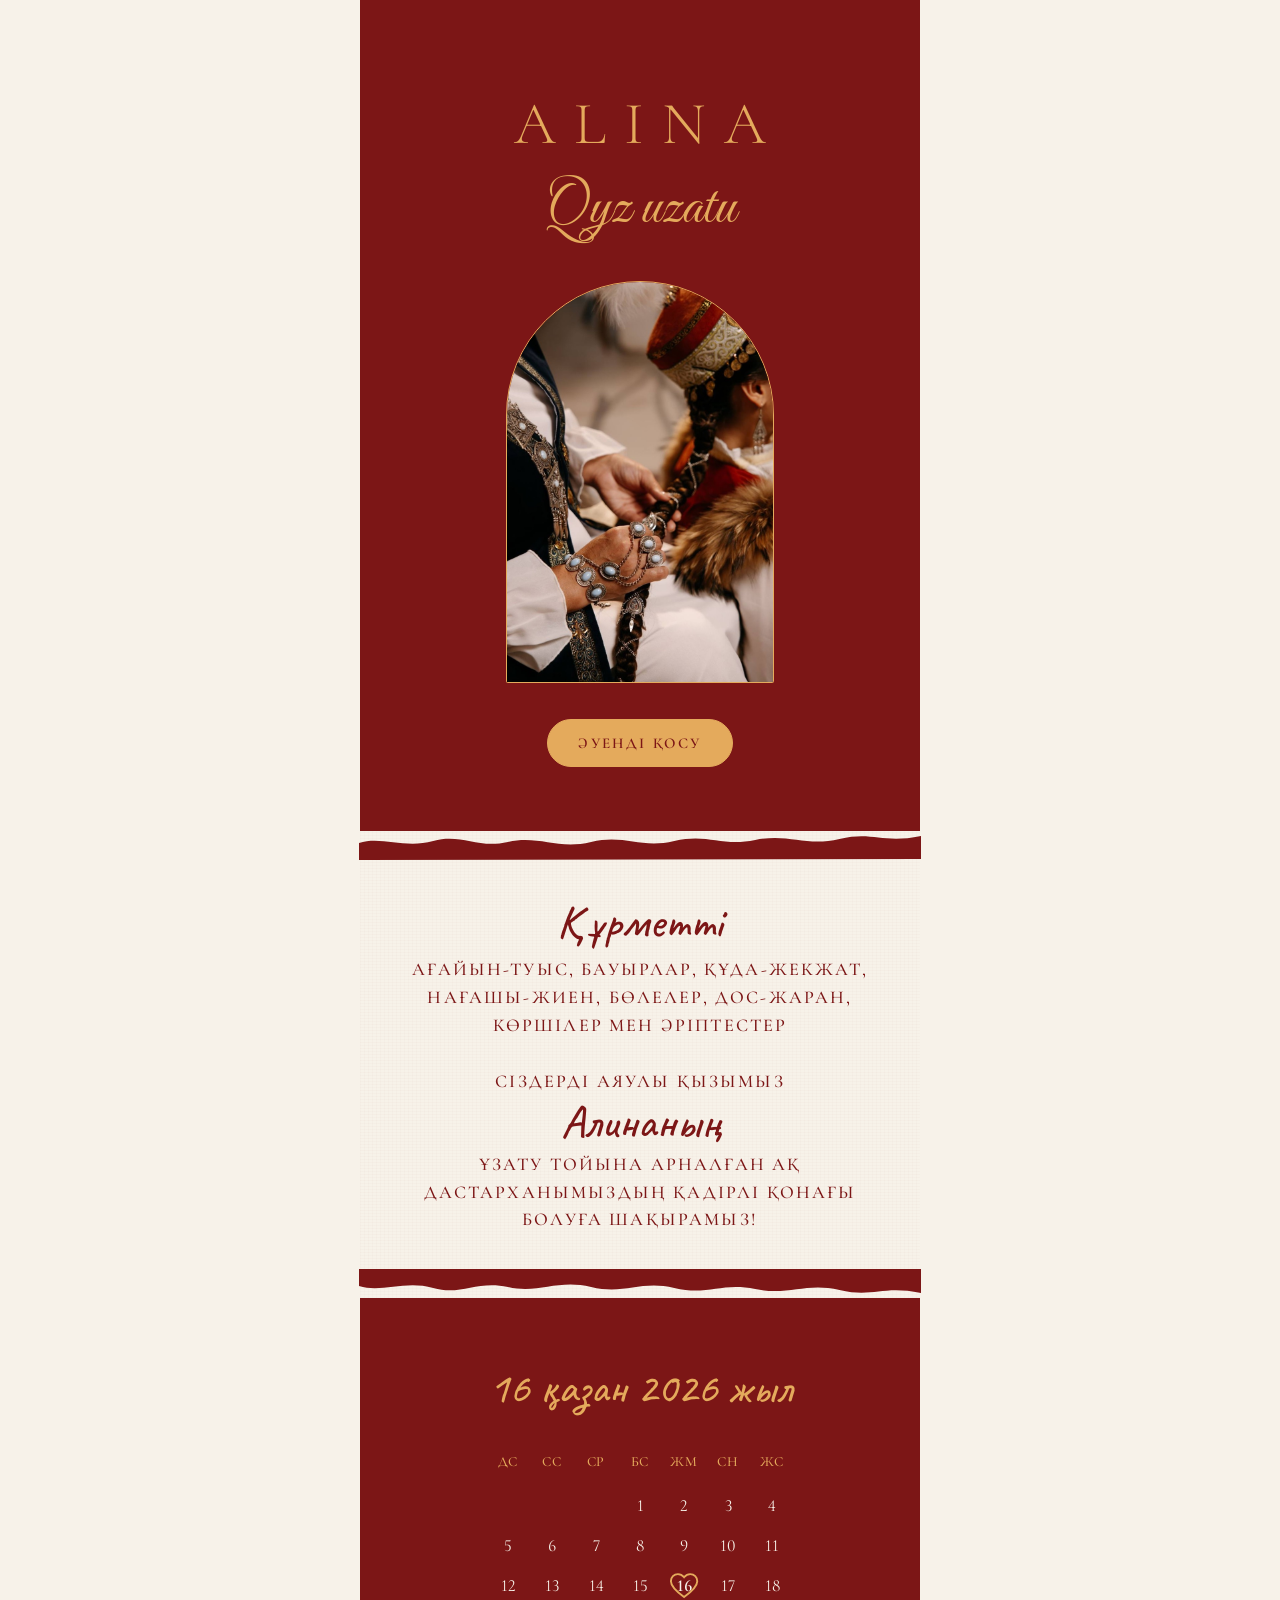
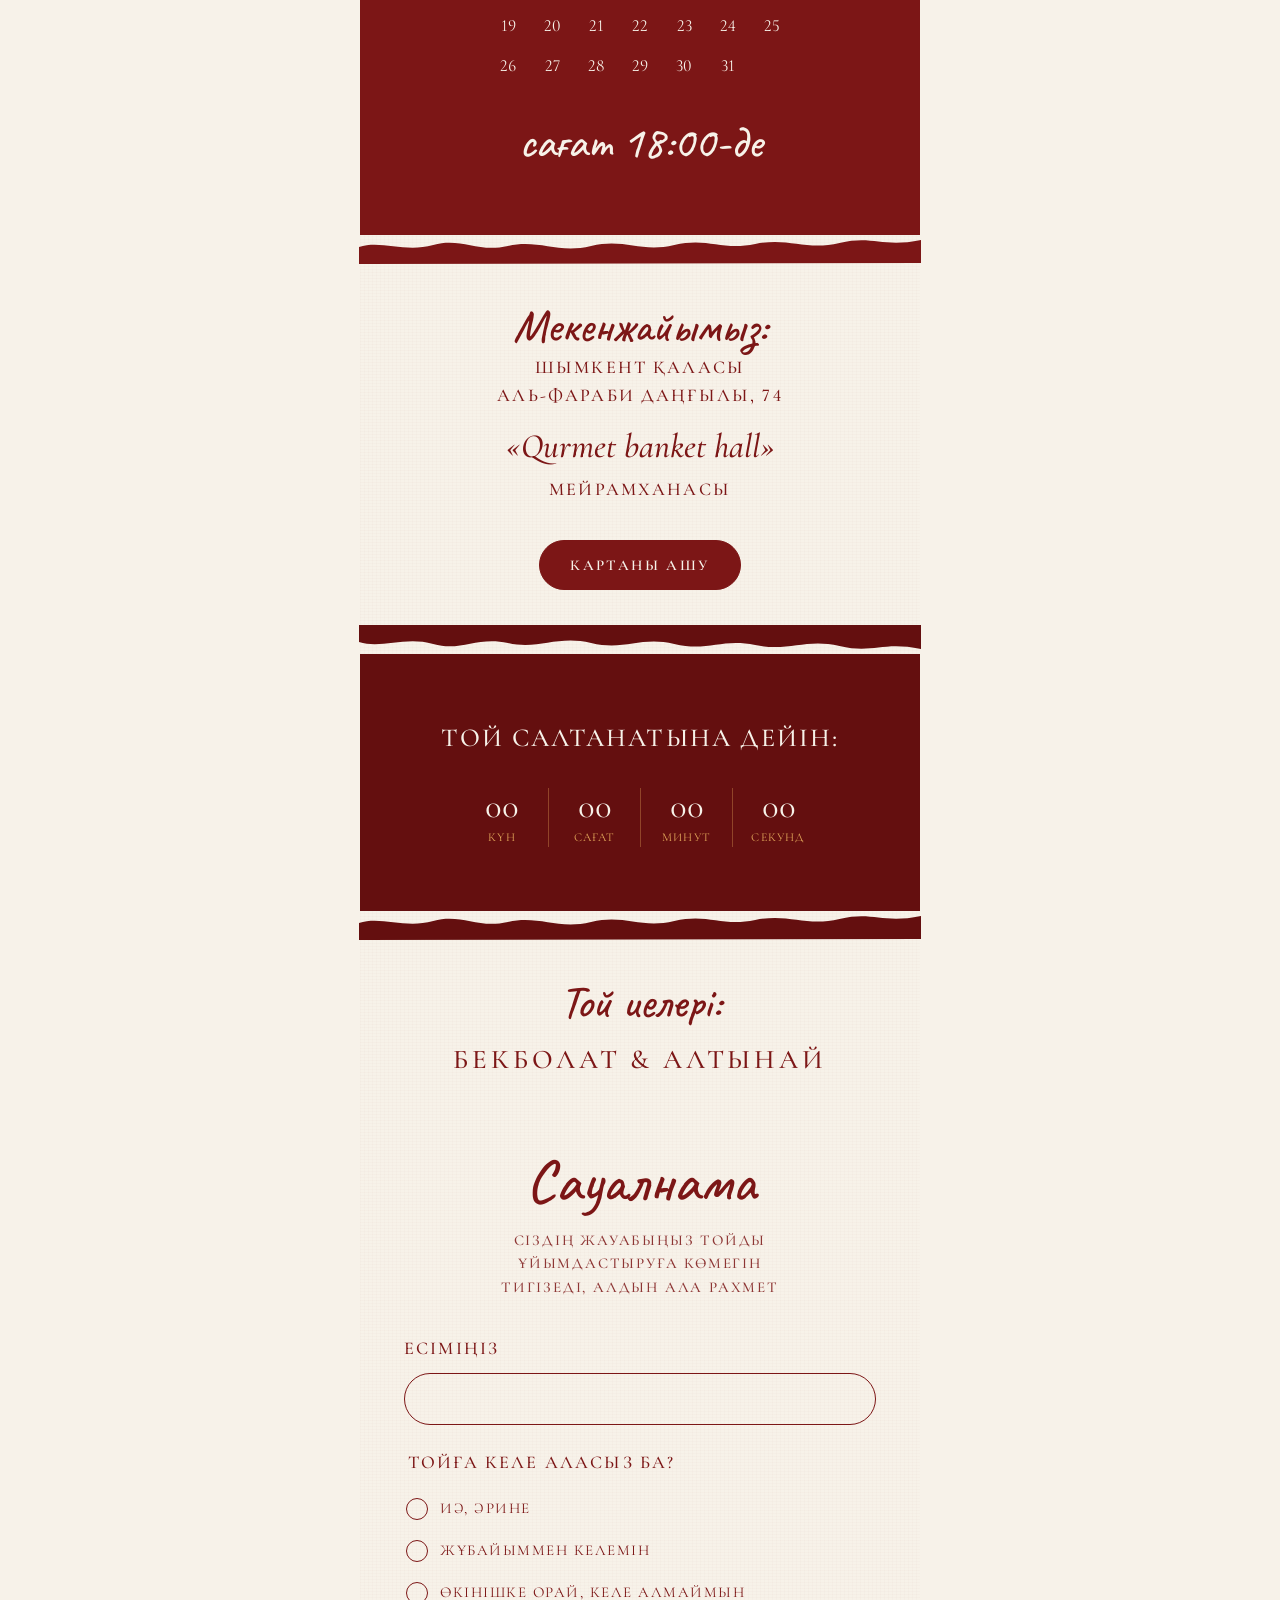
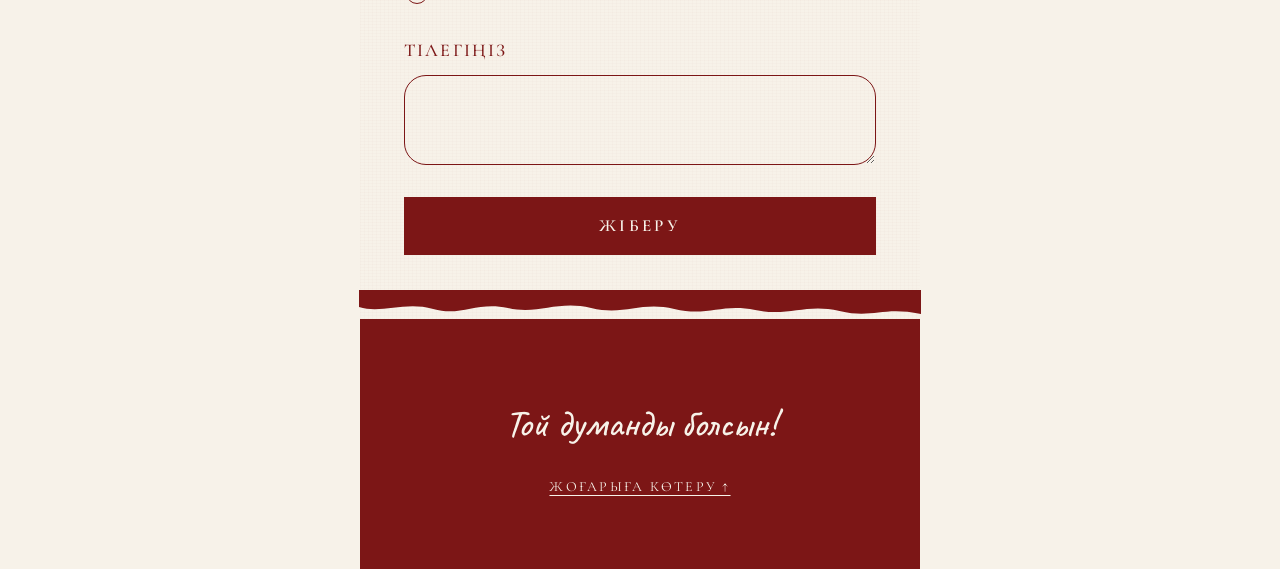
<file: index.html>
<!doctype html>
<html lang="kk">
<head>
<meta charset="utf-8">
<meta name="viewport" content="width=device-width, initial-scale=1, viewport-fit=cover">
<title>Қыз ұзату тойына шақыру</title>
<meta name="description" content="Қыз ұзату тойына арналған шақыру">
<meta name="theme-color" content="#7C1616">

<meta property="og:type" content="website">
<meta property="og:title" content="Қыз ұзату тойына шақыру">
<meta property="og:description" content="Ақ дастарханымыздың қадірлі қонағы болуыңызды сұраймыз">
<meta property="og:locale" content="kk_KZ">

<link rel="preconnect" href="https://fonts.googleapis.com">
<link rel="preconnect" href="https://fonts.gstatic.com" crossorigin>
<link rel="stylesheet" href="https://fonts.googleapis.com/css2?family=Cormorant+Infant:ital,wght@0,300;0,400;0,500;0,600;0,700;1,400;1,600&family=Caveat:wght@400;600;700&family=Great+Vibes&display=swap">
<link rel="stylesheet" href="assets/style.css">
</head>
<body>

<!-- ══ 1. Бірінші экран ══════════════════════════════════════ -->
<section class="s wine hero">
  <h1 class="bride" id="bride">Алина</h1>
  <p class="calligraphy" id="occasion">Qyz uzatu</p>

  <div class="arch" id="arch">
    <img id="photo" alt="" decoding="async">
  </div>

  <button class="pill" id="music-btn" type="button" hidden aria-pressed="false">ӘУЕНДІ ҚОСУ</button>

  <svg class="tear tear--down" viewBox="0 0 1000 30" preserveAspectRatio="none" aria-hidden="true">
    <path d="M0 30V13c40-7 82 6 132-2s78 8 133 1 88 8 148 0 88 7 148-1 84 6 144-1 90 7 150-1 76 5 145-3v23z"/>
  </svg>
</section>

<!-- ══ 2. Шақыру ═════════════════════════════════════════════ -->
<section class="s cream">
  <p class="script script--l">Құрметті</p>
  <p class="caps audience"><span id="guest-line">ағайын-туыс, бауырлар</span></p>

  <p class="caps mt">СІЗДЕРДІ АЯУЛЫ ҚЫЗЫМЫЗ</p>
  <p class="script script--l" id="bride-2">Алинаның</p>
  <p class="caps">
    ҰЗАТУ ТОЙЫНА АРНАЛҒАН АҚ ДАСТАРХАНЫМЫЗДЫҢ
    ҚАДІРЛІ ҚОНАҒЫ БОЛУҒА ШАҚЫРАМЫЗ!
  </p>
</section>

<!-- ══ 3. Күні ═══════════════════════════════════════════════ -->
<section class="s wine s--cal">
  <svg class="tear tear--up" viewBox="0 0 1000 30" preserveAspectRatio="none" aria-hidden="true">
    <path d="M0 0v17c40 7 82-6 132 2s78-8 133-1 88-8 148 0 88-7 148 1 84-6 144 1 90-7 150 1 76-5 145 3V0z"/>
  </svg>

  <p class="script script--xl" id="cal-date">16 қазан 2026</p>
  <table class="cal" id="cal" aria-label="Той күні"></table>
  <p class="script script--l" id="cal-time">сағат 18:00-де</p>

  <svg class="tear tear--down" viewBox="0 0 1000 30" preserveAspectRatio="none" aria-hidden="true">
    <path d="M0 30V13c40-7 82 6 132-2s78 8 133 1 88 8 148 0 88 7 148-1 84 6 144-1 90 7 150-1 76 5 145-3v23z"/>
  </svg>
</section>

<!-- ══ 4. Мекенжайы ══════════════════════════════════════════ -->
<section class="s cream">
  <p class="script script--l">Мекенжайымыз:</p>
  <p class="caps" id="city">Шымкент қаласы</p>
  <p class="caps" id="address">Аль-Фараби даңғылы, 74</p>
  <p class="venue" id="venue">«Qurmet banket hall»</p>
  <p class="caps">МЕЙРАМХАНАСЫ</p>

  <div class="row">
    <a class="pill pill--wine" id="map-2gis" target="_blank" rel="noopener" hidden>КАРТАНЫ АШУ</a>
    <a class="pill pill--wine" id="map-google" target="_blank" rel="noopener" hidden>GOOGLE MAPS</a>
  </div>
</section>

<!-- ══ 5. Кері санақ ═════════════════════════════════════════ -->
<section class="s wine wine--deep">
  <svg class="tear tear--up" viewBox="0 0 1000 30" preserveAspectRatio="none" aria-hidden="true">
    <path d="M0 0v17c40 7 82-6 132 2s78-8 133-1 88-8 148 0 88-7 148 1 84-6 144 1 90-7 150 1 76-5 145 3V0z"/>
  </svg>

  <h2 class="caps caps--big">ТОЙ САЛТАНАТЫНА ДЕЙІН:</h2>
  <div class="count" id="count">
    <div class="count-cell"><b id="c-d">00</b><span>КҮН</span></div>
    <div class="count-cell"><b id="c-h">00</b><span>САҒАТ</span></div>
    <div class="count-cell"><b id="c-m">00</b><span>МИНУТ</span></div>
    <div class="count-cell"><b id="c-s">00</b><span>СЕКУНД</span></div>
  </div>

  <svg class="tear tear--down" viewBox="0 0 1000 30" preserveAspectRatio="none" aria-hidden="true">
    <path d="M0 30V13c40-7 82 6 132-2s78 8 133 1 88 8 148 0 88 7 148-1 84 6 144-1 90 7 150-1 76 5 145-3v23z"/>
  </svg>
</section>

<!-- ══ 6. Той иелері ═════════════════════════════════════════ -->
<section class="s cream s--hosts">
  <p class="script script--l">Той иелері:</p>
  <p class="hosts" id="hosts">Бекболат &amp; Алтынай</p>
</section>

<!-- ══ 7. Сауалнама ══════════════════════════════════════════ -->
<section class="s cream" id="rsvp">
  <p class="script script--xl">Сауалнама</p>
  <p class="caps note">
    СІЗДІҢ ЖАУАБЫҢЫЗ ТОЙДЫ ҰЙЫМДАСТЫРУҒА
    КӨМЕГІН ТИГІЗЕДІ, АЛДЫН АЛА РАХМЕТ
  </p>

  <form class="form" id="rsvp-form">
    <label class="fld">
      <span class="caps">ЕСІМІҢІЗ</span>
      <!-- autocomplete="name" заставлял браузер подставлять имя из профиля,
           а оно у большинства сохранено латиницей. Имя поля тоже нестандартное,
           чтобы Chrome не опознал его эвристикой и не предложил автозаполнение. -->
      <input type="text" id="f-name" name="qonaq" maxlength="60"
             autocomplete="off" autocapitalize="words" spellcheck="false" required>
    </label>

    <fieldset class="fld">
      <legend class="caps">ТОЙҒА КЕЛЕ АЛАСЫЗ БА?</legend>
      <div id="f-answers"></div>
    </fieldset>

    <label class="fld">
      <span class="caps">ТІЛЕГІҢІЗ</span>
      <textarea id="f-note" rows="3" maxlength="500"></textarea>
    </label>

    <button type="submit" class="send" id="f-send">ЖІБЕРУ</button>
    <p class="err" id="f-err" hidden role="alert"></p>
  </form>

  <div class="done" id="rsvp-done" hidden>
    <p class="script script--l" id="done-title">Рақмет!</p>
    <p class="caps" id="done-text"></p>
    <button type="button" class="link" id="redo">ЖАУАПТЫ ӨЗГЕРТУ</button>
  </div>
</section>

<!-- ══ 8. Подвал ═════════════════════════════════════════════ -->
<footer class="s wine">
  <svg class="tear tear--up" viewBox="0 0 1000 30" preserveAspectRatio="none" aria-hidden="true">
    <path d="M0 0v17c40 7 82-6 132 2s78-8 133-1 88-8 148 0 88-7 148 1 84-6 144 1 90-7 150 1 76-5 145 3V0z"/>
  </svg>

  <ul class="contacts" id="contacts"></ul>
  <p class="script">Той думанды болсын!</p>
  <button type="button" class="link" id="totop">ЖОҒАРЫҒА КӨТЕРУ ↑</button>
</footer>

<audio id="bg-music" loop preload="none"></audio>

<script src="config.js"></script>
<script src="assets/app.js"></script>
</body>
</html>
</file>
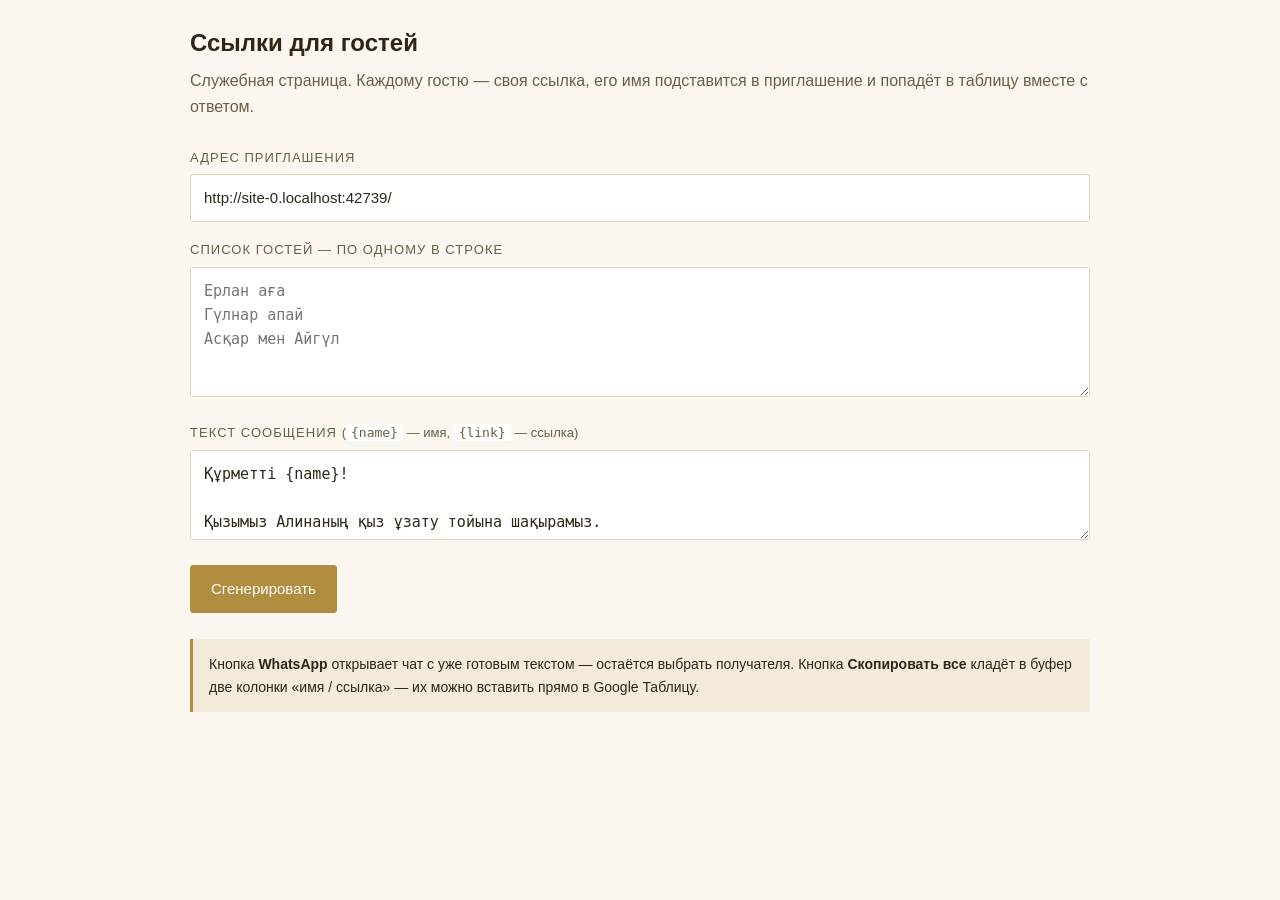
<file: links.html>
<!doctype html>
<html lang="ru">
<head>
<meta charset="utf-8">
<meta name="viewport" content="width=device-width, initial-scale=1">
<meta name="robots" content="noindex">
<title>Генератор ссылок для гостей</title>
<style>
  :root { --gold:#B08D3F; --line:#E2D5BC; --ink:#2E2617; }
  * { box-sizing: border-box; }
  body {
    margin:0; padding:24px 16px 64px; background:#FBF7F0; color:var(--ink);
    font:16px/1.6 -apple-system, BlinkMacSystemFont, 'Segoe UI', Roboto, sans-serif;
  }
  .wrap { max-width: 900px; margin: 0 auto; }
  h1 { font-size:24px; margin:0 0 6px; }
  .sub { margin:0 0 28px; color:#6B5E48; }
  label { display:block; margin:0 0 6px; font-size:13px; letter-spacing:.08em;
          text-transform:uppercase; color:#6B5E48; }
  input, textarea {
    width:100%; padding:11px 13px; margin-bottom:18px; font:inherit; font-size:15px;
    border:1px solid var(--line); border-radius:3px; background:#fff; color:var(--ink);
  }
  textarea { min-height:130px; resize:vertical; font-family:ui-monospace, SFMono-Regular, Menlo, monospace; }
  input:focus, textarea:focus { outline:none; border-color:var(--gold); box-shadow:0 0 0 3px rgba(176,141,63,.14); }
  button {
    padding:11px 20px; font:inherit; font-size:15px; border-radius:3px; cursor:pointer;
    border:1px solid var(--gold); background:var(--gold); color:#fff;
  }
  button.ghost { background:#fff; color:#8C6D28; }
  button.mini { padding:6px 11px; font-size:13px; }
  .bar { display:flex; gap:10px; flex-wrap:wrap; align-items:center; }
  table { width:100%; border-collapse:collapse; margin-top:26px; font-size:14px; }
  th, td { padding:10px 8px; border-bottom:1px solid var(--line); text-align:left; vertical-align:middle; }
  th { font-size:12px; letter-spacing:.08em; text-transform:uppercase; color:#6B5E48; }
  td.link { font-family:ui-monospace, SFMono-Regular, Menlo, monospace; font-size:12px;
            word-break:break-all; color:#6B5E48; }
  td.act { white-space:nowrap; text-align:right; }
  .hint { margin-top:26px; padding:14px 16px; border-left:3px solid var(--gold);
          background:#F3EADA; font-size:14px; }
  code { background:#fff; padding:1px 5px; border-radius:3px; }
</style>
</head>
<body>
<div class="wrap">

  <h1>Ссылки для гостей</h1>
  <p class="sub">Служебная страница. Каждому гостю — своя ссылка, его имя подставится в приглашение
     и попадёт в таблицу вместе с ответом.</p>

  <label for="base">Адрес приглашения</label>
  <input id="base" type="url" spellcheck="false">

  <label for="names">Список гостей — по одному в строке</label>
  <textarea id="names" spellcheck="false" placeholder="Ерлан аға
Гүлнар апай
Асқар мен Айгүл"></textarea>

  <label for="tpl">Текст сообщения <span style="text-transform:none;letter-spacing:0">(<code>{name}</code> — имя, <code>{link}</code> — ссылка)</span></label>
  <textarea id="tpl" style="min-height:90px">Құрметті {name}!

Қызымыз Алинаның қыз ұзату тойына шақырамыз.
🗓 16 қазан 2026 жыл, сағат 18:00
📍 Qurmet banket hall — Шымкент қ., Аль-Фараби даңғылы, 74

Шақыруды ашып, келу-келмеуіңізді белгілеп қойсаңыз, дастархан дайындауға көп көмегі тиеді:
{link}</textarea>

  <div class="bar">
    <button id="go">Сгенерировать</button>
    <button id="copy-all" class="ghost" hidden>Скопировать все (для таблицы)</button>
  </div>

  <div id="out"></div>

  <div class="hint">
    Кнопка <b>WhatsApp</b> открывает чат с уже готовым текстом — остаётся выбрать получателя.
    Кнопка <b>Скопировать все</b> кладёт в буфер две колонки «имя / ссылка» — их можно
    вставить прямо в Google Таблицу.
  </div>

</div>

<script>
(function () {
  var $ = function (id) { return document.getElementById(id); };

  // Приглашение лежит рядом: .../links.html → .../
  $('base').value = location.origin + location.pathname.replace(/links\.html$/, '');

  var rows = [];

  function build() {
    var base = $('base').value.trim().replace(/\?.*$/, '');
    var tpl  = $('tpl').value;

    rows = $('names').value
      .split('\n')
      .map(function (s) { return s.trim(); })
      .filter(Boolean)
      .map(function (name) {
        var link = base + '?g=' + encodeURIComponent(name);
        return { name: name, link: link, msg: tpl.split('{name}').join(name).split('{link}').join(link) };
      });

    render();
  }

  function render() {
    var out = $('out');
    out.textContent = '';
    $('copy-all').hidden = rows.length === 0;
    if (!rows.length) return;

    var table = document.createElement('table');
    table.innerHTML = '<thead><tr><th>Гость</th><th>Ссылка</th><th></th></tr></thead>';
    var tbody = document.createElement('tbody');

    rows.forEach(function (r) {
      var tr = document.createElement('tr');

      var tdName = document.createElement('td');
      tdName.textContent = r.name;                 // не innerHTML: имена вводятся руками

      var tdLink = document.createElement('td');
      tdLink.className = 'link';
      tdLink.textContent = r.link;

      var tdAct = document.createElement('td');
      tdAct.className = 'act';

      var bCopy = document.createElement('button');
      bCopy.className = 'ghost mini';
      bCopy.textContent = 'Копировать';
      bCopy.onclick = function () {
        navigator.clipboard.writeText(r.msg).then(function () {
          bCopy.textContent = 'Скопировано';
          setTimeout(function () { bCopy.textContent = 'Копировать'; }, 1400);
        });
      };

      var aWa = document.createElement('a');
      aWa.href = 'https://wa.me/?text=' + encodeURIComponent(r.msg);
      aWa.target = '_blank';
      aWa.rel = 'noopener';
      aWa.style.marginLeft = '8px';
      var bWa = document.createElement('button');
      bWa.className = 'ghost mini';
      bWa.textContent = 'WhatsApp';
      aWa.appendChild(bWa);

      var aOpen = document.createElement('a');
      aOpen.href = r.link;
      aOpen.target = '_blank';
      aOpen.rel = 'noopener';
      aOpen.style.marginLeft = '8px';
      var bOpen = document.createElement('button');
      bOpen.className = 'ghost mini';
      bOpen.textContent = 'Открыть';
      aOpen.appendChild(bOpen);

      tdAct.append(bCopy, aWa, aOpen);
      tr.append(tdName, tdLink, tdAct);
      tbody.appendChild(tr);
    });

    table.appendChild(tbody);
    out.appendChild(table);
  }

  $('go').onclick = build;

  $('copy-all').onclick = function () {
    var tsv = rows.map(function (r) { return r.name + '\t' + r.link; }).join('\n');
    navigator.clipboard.writeText(tsv).then(function () {
      $('copy-all').textContent = 'Скопировано';
      setTimeout(function () { $('copy-all').textContent = 'Скопировать все (для таблицы)'; }, 1600);
    });
  };
})();
</script>
</body>
</html>
</file>
<file: assets/style.css>
/* ═══════════════════════════════════════════════════════════════
   Қыз ұзату — шақыру. Mobile-first, бордо + золото.
   ═══════════════════════════════════════════════════════════════ */

:root {
  --wine:      #7C1616;
  --wine-deep: #640F0F;
  --gold:      #E4AA5C;
  --gold-dim:  #B98B45;
  --cream:     #F7F2E9;
  --cream-hi:  #FFFCF6;
  --ink:       #3A2A22;

  --serif:  'Cormorant Infant', Georgia, 'Times New Roman', serif;
  --script: 'Caveat', 'Cormorant Infant', cursive;
  /* Латиница на первом экране — можно взять настоящую каллиграфию:
     Great Vibes покрывает только латиницу, для казахской кириллицы он не годится. */
  --calligraphy: 'Great Vibes', 'Caveat', cursive;

  --pad: clamp(22px, 7vw, 44px);
}

* { box-sizing: border-box; }

/* Атрибут hidden обязан побеждать: у многих классов ниже задан свой
   display, а он перебивает display:none, который даёт [hidden]. */
[hidden] { display: none !important; }

html { -webkit-text-size-adjust: 100%; }

body {
  margin: 0;
  background: var(--cream);
  color: var(--ink);
  font-family: var(--serif);
  font-size: 17px;
  line-height: 1.6;
  overflow-x: hidden;
}

/* ── Секции и рваные края ─────────────────────────────────── */
.s {
  position: relative;
  max-width: 560px;
  margin: 0 auto;
  padding: clamp(40px, 11vw, 64px) var(--pad);
  text-align: center;
}

/* два кремовых блока подряд не должны давать двойной отступ */
.cream + .cream { padding-top: 0; }

.cream {
  background: var(--cream);
  /* лёгкая фактура бумаги */
  background-image:
    repeating-linear-gradient(0deg,   rgba(124,22,22,.014) 0 1px, transparent 1px 3px),
    repeating-linear-gradient(90deg,  rgba(124,22,22,.014) 0 1px, transparent 1px 4px);
  color: var(--wine);
}

.wine {
  background: var(--wine);
  color: var(--wine);              /* цвет для рваных краёв */
}
.wine--deep { background: var(--wine-deep); color: var(--wine-deep); }

.tear {
  position: absolute;
  left: -1px;
  width: calc(100% + 2px);
  height: 30px;
  fill: currentColor;
  pointer-events: none;
  z-index: 2;
}
.tear--down { bottom: -29px; }
.tear--up   { top: -29px; }

/* ── Типографика ──────────────────────────────────────────── */
.caps {
  margin: 0;
  font-weight: 500;
  font-size: clamp(15px, 4.1vw, 18px);
  line-height: 1.55;
  letter-spacing: .12em;
  text-transform: uppercase;
}
.caps--big { font-size: clamp(20px, 5.6vw, 26px); letter-spacing: .08em; }
.wine .caps, .wine .script, .wine .cal { color: var(--cream); }

.script {
  margin: 0;
  font-family: var(--script);
  font-weight: 500;
  line-height: 1.2;
  font-size: clamp(28px, 8vw, 38px);
}
.script--l  { font-size: clamp(34px, 10vw, 46px); }
.script--xl { font-size: clamp(42px, 13vw, 60px); }
.cream .script { color: var(--wine); }

.mt { margin-top: 28px; }

/* ── 1. Первый экран ──────────────────────────────────────── */
.hero { padding-top: clamp(46px, 13vw, 76px); }

.bride {
  margin: 0;
  font-weight: 300;
  font-size: clamp(40px, 12vw, 60px);
  letter-spacing: .3em;
  text-indent: .3em;             /* компенсируем трекинг справа */
  text-transform: uppercase;
  color: var(--gold);          /* в шаблоне имя золотое, не кремовое */
}

.calligraphy {
  margin: 4px 0 0;
  font-family: var(--calligraphy);
  font-weight: 400;
  line-height: 1.15;
  font-size: clamp(40px, 12.5vw, 58px);
  color: var(--gold);
}

.arch {
  /* пропорции = пропорции фото (853×1280), чтобы кроп ничего не срезал */
  width: min(70%, 268px);
  aspect-ratio: 2 / 3;
  margin: clamp(24px, 7vw, 38px) auto 0;
  border: 1px solid var(--gold);
  border-radius: 999px 999px 10px 10px;
  overflow: hidden;
  background: rgba(255, 252, 246, .06);
}
.arch img { width: 100%; height: 100%; object-fit: cover; display: block; }

/* ── Кнопки-пилюли ────────────────────────────────────────── */
.row { display: flex; flex-wrap: wrap; gap: 12px; justify-content: center; }

.pill {
  display: inline-flex;
  align-items: center;
  justify-content: center;
  min-height: 48px;
  margin-top: clamp(24px, 7vw, 36px);
  padding: 12px 30px;
  border: 1px solid var(--gold);
  border-radius: 999px;
  background: var(--gold);
  color: var(--wine);
  font-family: var(--serif);
  font-size: 15px;
  font-weight: 600;
  letter-spacing: .16em;
  text-decoration: none;
  cursor: pointer;
  -webkit-tap-highlight-color: transparent;
  transition: opacity .18s, transform .12s;
}
.pill:active { transform: scale(.98); }
.pill[aria-pressed="true"] { background: transparent; color: var(--gold); }

.pill--wine {
  background: var(--wine);
  border-color: var(--wine);
  color: var(--cream);
}

/* ── 2. Шақыру ────────────────────────────────────────────── */
.audience { margin-top: 6px; }
#guest-line { display: inline; }

/* ── 3. Календарь ─────────────────────────────────────────── */
.s--cal .script--xl { color: var(--gold); font-size: clamp(30px, 9vw, 44px); }

.cal {
  margin: clamp(20px, 6vw, 30px) auto;
  border-collapse: collapse;
  font-size: clamp(14px, 3.9vw, 17px);
}
.cal th {
  padding: 6px 2px 12px;
  font-weight: 500;
  font-size: .82em;
  letter-spacing: .06em;
  text-transform: uppercase;
  color: var(--gold);
}
.cal td {
  width: clamp(34px, 10vw, 44px);
  height: clamp(32px, 9vw, 40px);
  padding: 0;
  text-align: center;
  vertical-align: middle;
  font-weight: 400;
}
/* Сердечко вокруг дня торжества */
.cal td.mark {
  position: relative;
  color: var(--cream);
  font-weight: 600;
}
.cal td.mark::before {
  content: '';
  position: absolute;
  inset: 50% auto auto 50%;
  width: 2.05em;
  height: 2.05em;
  transform: translate(-50%, -52%);
  background: no-repeat center / contain
    url("data:image/svg+xml,%3Csvg xmlns='http://www.w3.org/2000/svg' viewBox='0 0 24 24'%3E%3Cpath d='M12 20.6C6.5 16.6 3 13.4 3 9.8 3 7.1 5.1 5 7.8 5c1.6 0 3.1.8 4.2 2.1C13.1 5.8 14.6 5 16.2 5 18.9 5 21 7.1 21 9.8c0 3.6-3.5 6.8-9 10.8z' fill='none' stroke='%23E4AA5C' stroke-width='1.3'/%3E%3C/svg%3E");
}

/* ── 4. Мекенжайы ─────────────────────────────────────────── */
.venue {
  margin: 10px 0 2px;
  font-style: italic;
  font-size: clamp(26px, 7.4vw, 34px);
  font-weight: 500;
}

/* ── 5. Кері санақ ────────────────────────────────────────── */
.count {
  display: flex;
  justify-content: center;
  margin-top: clamp(20px, 6vw, 30px);
}
.count-cell {
  flex: 1 1 0;
  max-width: 92px;
  padding: 0 4px;
  border-left: 1px solid rgba(228, 170, 92, .35);
}
.count-cell:first-child { border-left: 0; }
.count-cell b {
  display: block;
  font-weight: 400;
  font-size: clamp(26px, 7.4vw, 34px);
  line-height: 1.1;
  color: var(--cream);
  font-variant-numeric: tabular-nums;
}
.count-cell span {
  display: block;
  margin-top: 2px;
  font-size: 12px;
  letter-spacing: .1em;
  color: var(--gold);
}

/* ── 6. Той иелері ────────────────────────────────────────── */
.hosts {
  margin: 8px 0 0;
  font-size: clamp(21px, 5.8vw, 27px);
  font-weight: 500;
  letter-spacing: .14em;
  text-transform: uppercase;
}

/* ── 7. Сауалнама ─────────────────────────────────────────── */
.note { margin: 12px auto 0; max-width: 36ch; font-size: 15px; opacity: .85; }

.form { margin-top: clamp(26px, 7vw, 36px); text-align: left; }

.fld { display: block; margin-bottom: 24px; border: 0; padding: 0; }
.fld > span, .fld > legend { display: block; margin-bottom: 10px; }

input[type="text"], textarea {
  width: 100%;
  min-height: 52px;
  padding: 13px 18px;
  border: 1px solid var(--wine);
  border-radius: 999px;
  background: transparent;
  color: var(--wine);
  font-family: var(--serif);
  font-size: 16px;              /* < 16px → iOS зумит страницу */
}
textarea { min-height: 90px; border-radius: 22px; resize: vertical; }
input[type="text"]:focus, textarea:focus {
  outline: none;
  box-shadow: 0 0 0 3px rgba(124, 22, 22, .15);
}

/* Радио-варианты */
.opt {
  display: flex;
  align-items: flex-start;
  gap: 12px;
  padding: 9px 0;
  cursor: pointer;
}
.opt input { position: absolute; opacity: 0; pointer-events: none; }
.opt .dot {
  flex: none;
  width: 22px;
  height: 22px;
  margin-top: 2px;
  border: 1px solid var(--wine);
  border-radius: 50%;
  position: relative;
}
.opt input:checked + .dot::after {
  content: '';
  position: absolute;
  inset: 4px;
  border-radius: 50%;
  background: var(--wine);
}
.opt input:focus-visible + .dot { box-shadow: 0 0 0 3px rgba(124, 22, 22, .2); }
.opt .txt { letter-spacing: .1em; text-transform: uppercase; font-size: 15px; }

.send {
  width: 100%;
  min-height: 58px;
  border: 0;
  background: var(--wine);
  color: var(--cream);
  font-family: var(--serif);
  font-size: 17px;
  font-weight: 600;
  letter-spacing: .2em;
  cursor: pointer;
}
.send:disabled { opacity: .6; cursor: default; }

.err {
  margin: 14px 0 0;
  padding: 11px 14px;
  background: rgba(124, 22, 22, .08);
  color: var(--wine);
  font-size: 15px;
  letter-spacing: .04em;
}

.done { animation: fade .4s ease both; }
.done .caps { margin-top: 10px; }

.link {
  margin-top: 18px;
  padding: 10px 4px;
  border: 0;
  background: none;
  color: inherit;
  font-family: var(--serif);
  font-size: 14px;
  letter-spacing: .16em;
  text-decoration: underline;
  text-underline-offset: 4px;
  cursor: pointer;
}

@keyframes fade {
  from { opacity: 0; transform: translateY(8px); }
  to   { opacity: 1; transform: none; }
}

/* ── 8. Подвал ────────────────────────────────────────────── */
footer .script { color: var(--gold); margin-bottom: 4px; }
footer .link   { color: var(--cream); }

.contacts { margin: 0 0 18px; padding: 0; list-style: none; }
.contacts li + li { margin-top: 8px; }
.contacts a {
  color: var(--gold);
  font-size: 20px;
  text-decoration: none;
  border-bottom: 1px solid rgba(228, 170, 92, .5);
}
.contacts .who { color: var(--cream); letter-spacing: .1em; text-transform: uppercase; font-size: 14px; }

@media (prefers-reduced-motion: reduce) {
  .done { animation: none; }
  * { scroll-behavior: auto !important; }
}
</file>
